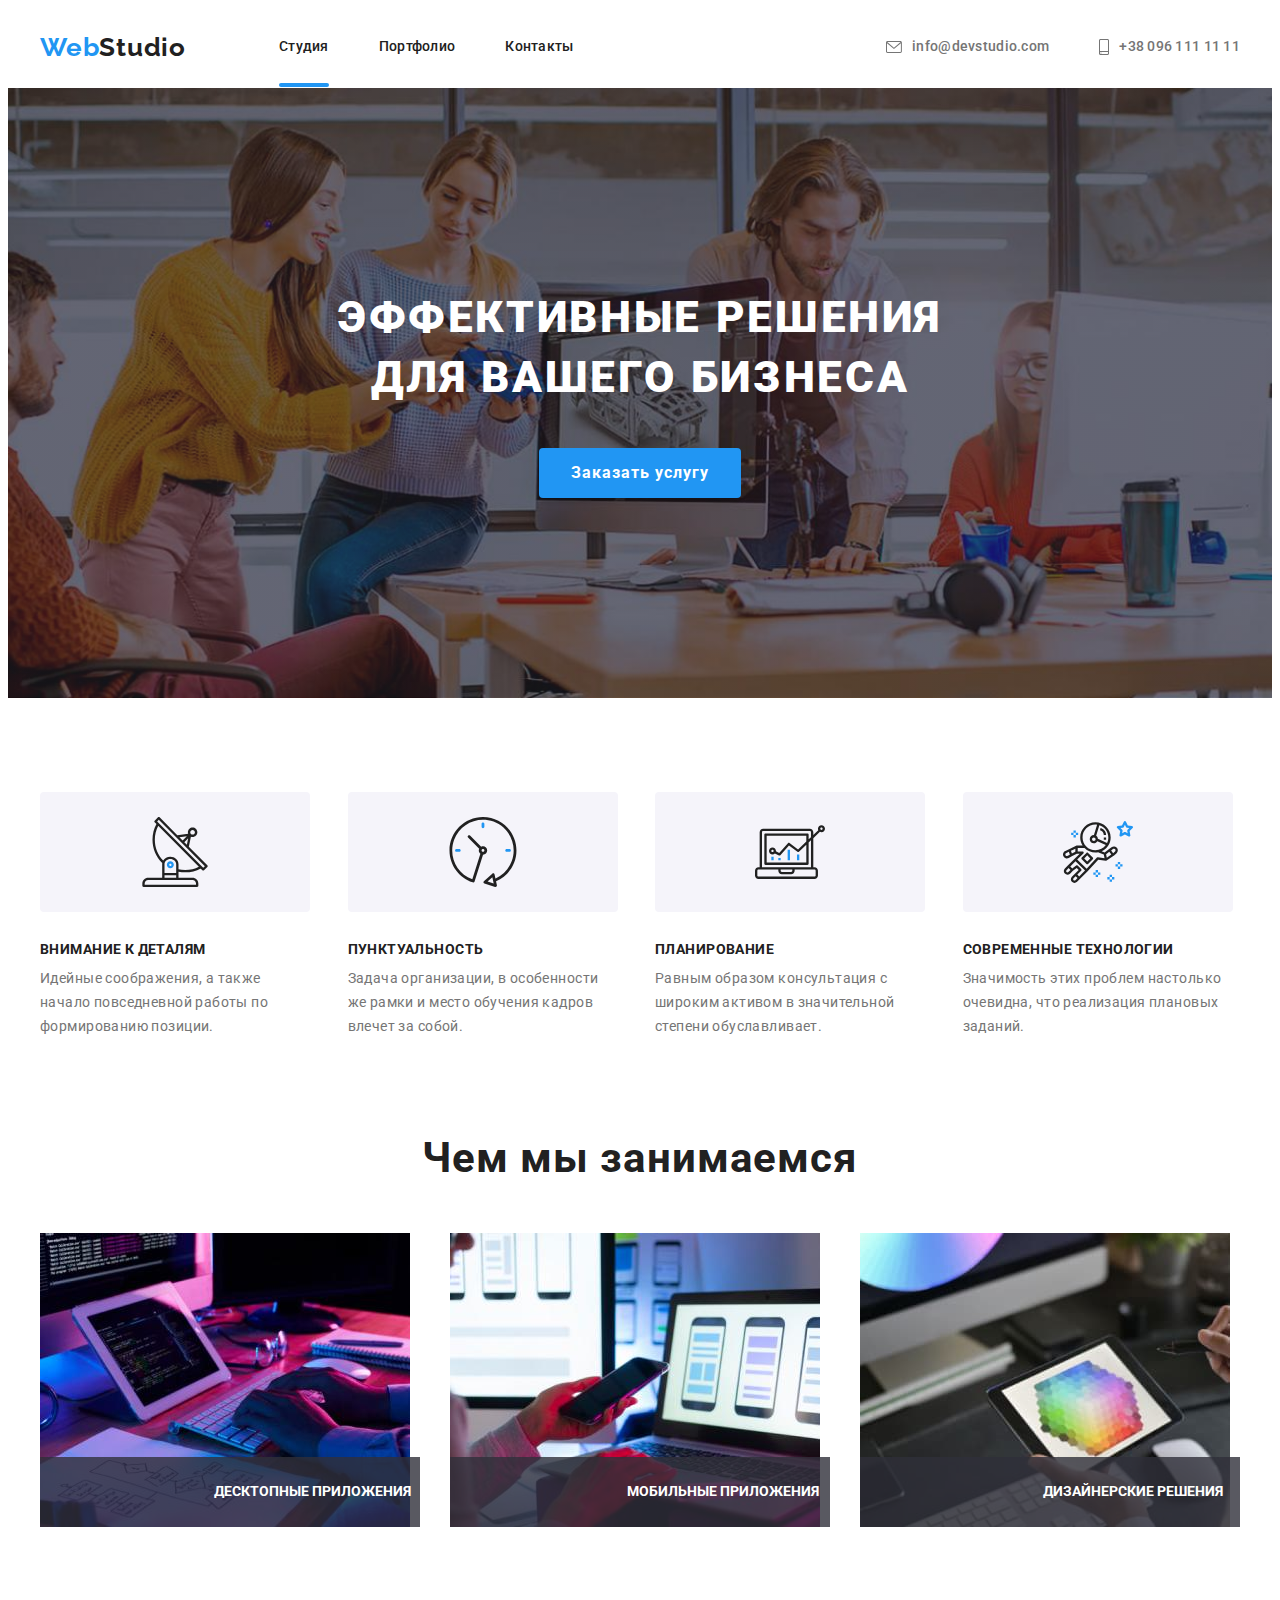
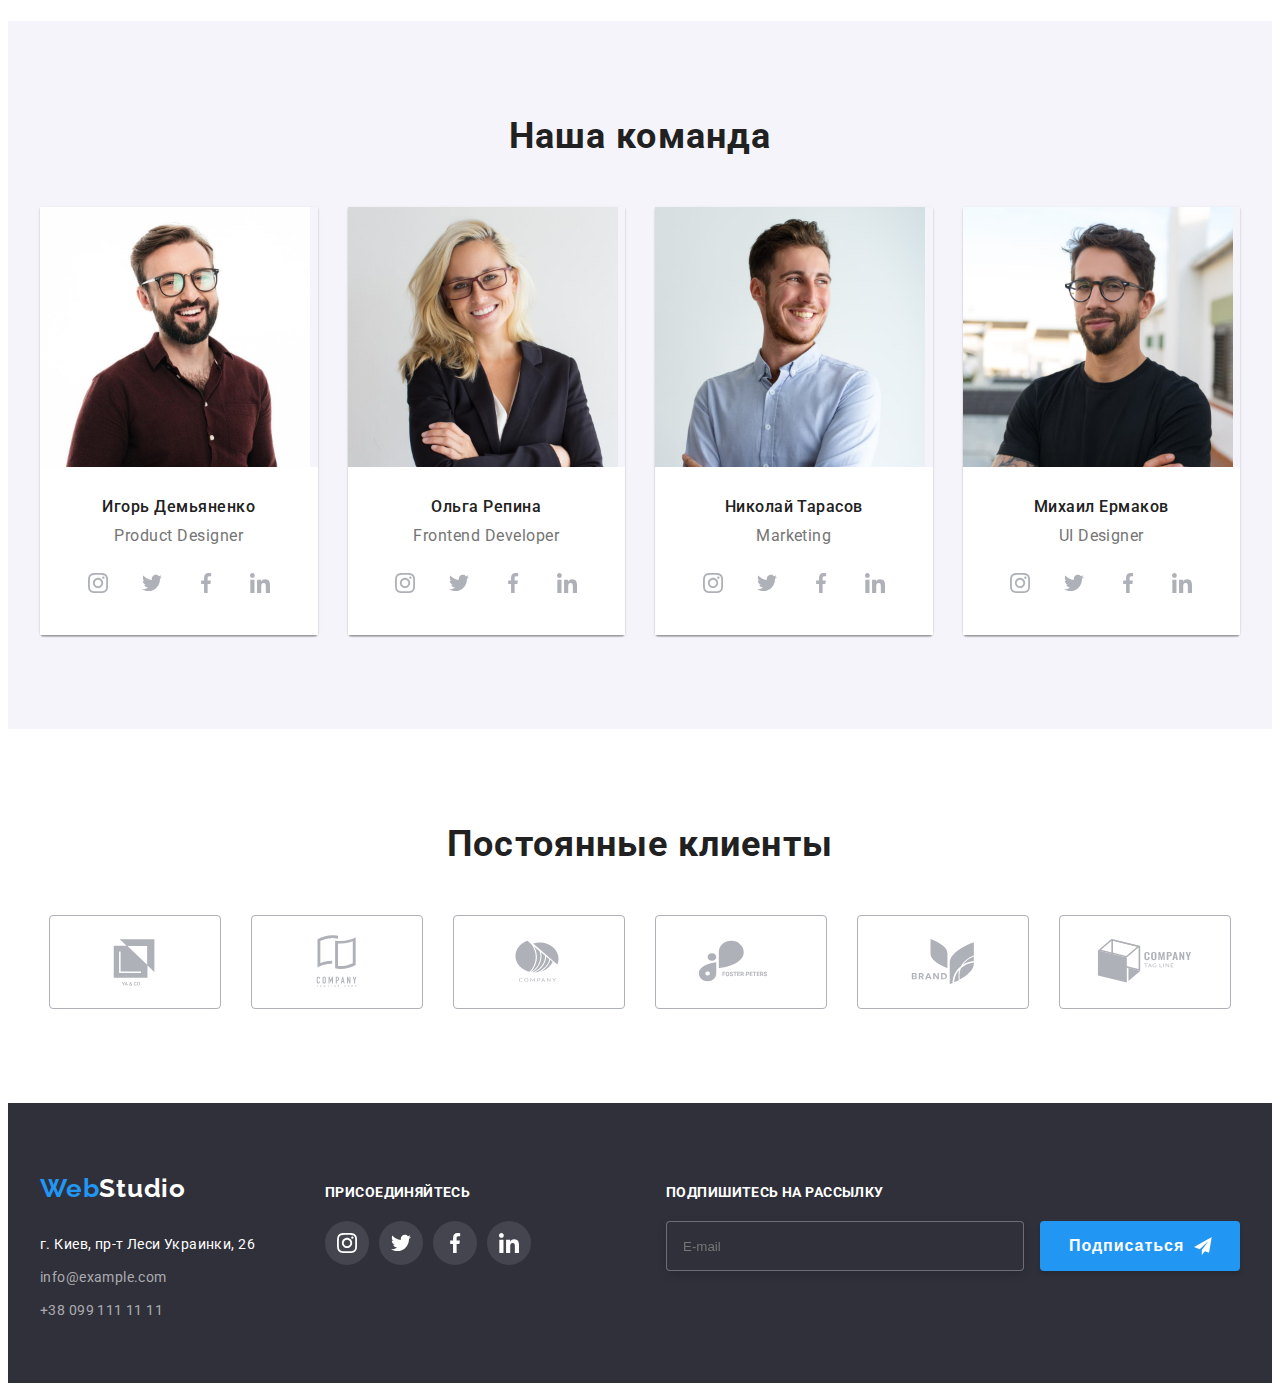
<file: index.html>
<!DOCTYPE html>
<html lang="ru">
  <head>
    <meta charset="UTF-8" />
    <meta http-equiv="X-UA-Compatible" content="IE=edge" />
    <meta name="viewport" content="width=device-width, initial-scale=1.0" />
    <title>WebStudio</title>
    <link rel="preconnect" href="https://fonts.googleapis.com" />
    <link rel="preconnect" href="https://fonts.gstatic.com" crossorigin />
    <link
      href="https://fonts.googleapis.com/css2?family=Raleway:wght@700&family=Roboto:wght@400;500;700;900&display=swap"
      rel="stylesheet"
    />
    <link
      rel="stylesheet"
      href="https://cdnjs.cloudflare.com/ajax/libs/modern-normalize/1.1.0/modern-normalize.min.css"
      integrity="sha512-wpPYUAdjBVSE4KJnH1VR1HeZfpl1ub8YT/NKx4PuQ5NmX2tKuGu6U/JRp5y+Y8XG2tV+wKQpNHVUX03MfMFn9Q=="
      crossorigin="anonymous"
      referrerpolicy="no-referrer"
    />
    <link rel="stylesheet" href="./css/main.min.css" />
  </head>
  <body>
    <header class="header">
      <div class="container header-container">
        <nav class="header-nav">
          <a lang="en" href="index.html" class="header__logo link">
            <span class="web link">Web</span>Studio
          </a>
          <ul class="menu__list list">
            <li class="menu__item">
              <a class="menu__link link current" href="./index.html">Студия</a>
            </li>
            <li class="menu__item">
              <a class="menu__link link" href="./portfolio.html">Портфолио</a>
            </li>
            <li class="menu__item"><a class="menu__link link" href="">Контакты</a></li>
          </ul>
        </nav>
        <div class="header-connect">
          <ul class="nav__adress list">
            <li class="nav__item">
              <a class="header__mail link nav-connect" href="mailto:info@devstudio.com">
                <svg class="icon-mail" width="16" height="12">
                  <use href="./images/mail-tel.svg#icon-mail"></use>
                </svg>
                info@devstudio.com</a
              >
            </li>
            <li class="nav__item">
              <a class="header__tel link nav-connect" href="tel:+380961111111">
                <svg class="icon-mail" width="10" height="16">
                  <use href="./images/mail-tel.svg#icon-tell"></use>
                </svg>
                +38 096 111 11 11</a
              >
            </li>
          </ul>
        </div>
      </div>
    </header>
    <main>
      <section class="hero">
        <div class="container hero-container">
          <h1 class="headlines hero-headlines">
            Эффективные решения <br />
            для вашего бизнеса
          </h1>
          <button class="button-service button-hero" data-modal-open type="button">
            Заказать услугу
          </button>
        </div>
      </section>

      <section class="about">
        <div class="container about-container">
          <ul class="hero-list list about-list">
            <li class="hero-menu about-item">
              <div class="hero-icon-list">
                <svg class="hero-icon-item">
                  <use href="./images/sprite.svg#icon-antenna"></use>
                </svg>
              </div>
              <h3 class="hero-item about-headlines">Внимание к деталям</h3>
              <p class="hero-pages hero-after-title">
                Идейные соображения, а также начало повседневной работы по формированию позиции.
              </p>
            </li>
            <li class="hero-menu about-item">
              <div class="hero-icon-list">
                <svg class="hero-icon-item">
                  <use href="./images/sprite.svg#icon-clock"></use>
                </svg>
              </div>
              <h3 class="hero-item about-headlines">Пунктуальность</h3>
              <p class="hero-pages hero-after-title">
                Задача организации, в особенности же рамки и место обучения кадров влечет за собой.
              </p>
            </li>
            <li class="hero-menu about-item">
              <div class="hero-icon-list">
                <svg class="hero-icon-item">
                  <use href="./images/sprite.svg#icon-diagram"></use>
                </svg>
              </div>
              <h3 class="hero-item about-headlines">Планирование</h3>
              <p class="hero-pages hero-after-title">
                Равным образом консультация с широким активом в значительной степени обуславливает.
              </p>
            </li>
            <li class="hero-menu about-item">
              <div class="hero-icon-list">
                <svg class="hero-icon-item">
                  <use href="./images/sprite.svg#icon-astronaut"></use>
                </svg>
              </div>
              <h3 class="hero-item about-headlines">Современные технологии</h3>
              <p class="hero-pages hero-after-title">
                Значимость этих проблем настолько очевидна, что реализация плановых заданий.
              </p>
            </li>
          </ul>
        </div>
      </section>
      <section class="activity">
        <div class="container activity-container">
          <ul class="activity-list list activity-menu">
            <li class="activity-item about-activity-item">
              <h3 class="activity-headlines">Чем мы занимаемся</h3>
            </li>
          </ul>
          <ul class="photo-list list">
            <li class="activity-photo">
              <div class="activity-photo-wrap">
                <img src="./images/img1.jpg" alt="програмирование" width="370" />
                <p class="activity-text">Десктопные приложения</p>
              </div>
            </li>
            <li class="activity-photo">
              <div class="activity-photo-wrap">
                <img src="./images/img2.jpg" alt="мобильные версии" width="370" />
                <p class="activity-text">Мобильные приложения</p>
              </div>
            </li>
            <li class="activity-photo">
              <div class="activity-photo-wrap">
                <img src="./images/img3.jpg" alt="дизайн" width="370" />
                <p class="activity-text">Дизайнерские решения</p>
              </div>
            </li>
          </ul>
        </div>
      </section>
      <section class="team">
        <div class="container team-container">
          <h2 class="headline-teams about-teams">Наша команда</h2>
          <ul class="teams-list list teams-menu">
            <li class="team-photo">
              <img src="./images/masters-img-1.jpg" alt="Игорь Демьяненко" width="270" />
              <div class="team-photo-description">
                <h3 class="headline-team">Игорь Демьяненко</h3>
                <p class="team-pages" lang="en">Product Designer</p>
                <ul class="team-social social-list list">
                  <li class="team-icon-item">
                    <a href="" class="team-link">
                      <svg class="team-icon-svg" width="20" height="20">
                        <use href="./images/social-link.svg#icon-instagram"></use>
                      </svg>
                    </a>
                  </li>
                  <li class="team-icon-item">
                    <a href="" class="team-link">
                      <svg class="team-icon-svg" width="20" height="20">
                        <use href="./images/social-link.svg#icon-twitter"></use>
                      </svg>
                    </a>
                  </li>
                  <li class="team-icon-item">
                    <a href="" class="team-link">
                      <svg class="team-icon-svg" width="20" height="20">
                        <use href="./images/social-link.svg#icon-facebook"></use>
                      </svg>
                    </a>
                  </li>
                  <li class="team-icon-item">
                    <a href="" class="team-link">
                      <svg class="team-icon-svg" width="20" height="20">
                        <use href="./images/social-link.svg#icon-linkedin"></use>
                      </svg>
                    </a>
                  </li>
                </ul>
              </div>
            </li>
            <li class="team-photo">
              <img src="./images/masters-img-2.jpg" alt="Ольга Репина" width="270" />
              <div class="team-photo-description">
                <h3 class="headline-team">Ольга Репина</h3>
                <p class="team-pages" lang="en">Frontend Developer</p>
                <ul class="team-social social-list list">
                  <li class="team-icon-item">
                    <a href="" class="team-link">
                      <svg class="team-icon-svg" width="20" height="20">
                        <use href="./images/social-link.svg#icon-instagram"></use>
                      </svg>
                    </a>
                  </li>
                  <li class="team-icon-item">
                    <a href="" class="team-link">
                      <svg class="team-icon-svg" width="20" height="20">
                        <use href="./images/social-link.svg#icon-twitter"></use>
                      </svg>
                    </a>
                  </li>
                  <li class="team-icon-item">
                    <a href="" class="team-link">
                      <svg class="team-icon-svg" width="20" height="20">
                        <use href="./images/social-link.svg#icon-facebook"></use>
                      </svg>
                    </a>
                  </li>
                  <li class="team-icon-item">
                    <a href="" class="team-link">
                      <svg class="team-icon-svg" width="20" height="20">
                        <use href="./images/social-link.svg#icon-linkedin"></use>
                      </svg>
                    </a>
                  </li>
                </ul>
              </div>
            </li>
            <li class="team-photo">
              <img src="./images/masters-img-3.jpg" alt="Николай Тарасов" width="270" />
              <div class="team-photo-description">
                <h3 class="headline-team">Николай Тарасов</h3>
                <p class="team-pages" lang="en">Marketing</p>
                <ul class="team-social social-list list">
                  <li class="team-icon-item">
                    <a href="" class="team-link">
                      <svg class="team-icon-svg" width="20" height="20">
                        <use href="./images/social-link.svg#icon-instagram"></use>
                      </svg>
                    </a>
                  </li>
                  <li class="team-icon-item">
                    <a href="" class="team-link">
                      <svg class="team-icon-svg" width="20" height="20">
                        <use href="./images/social-link.svg#icon-twitter"></use>
                      </svg>
                    </a>
                  </li>
                  <li class="team-icon-item">
                    <a href="" class="team-link">
                      <svg class="team-icon-svg" width="20" height="20">
                        <use href="./images/social-link.svg#icon-facebook"></use>
                      </svg>
                    </a>
                  </li>
                  <li class="team-icon-item">
                    <a href="" class="team-link">
                      <svg class="team-icon-svg" width="20" height="20">
                        <use href="./images/social-link.svg#icon-linkedin"></use>
                      </svg>
                    </a>
                  </li>
                </ul>
              </div>
            </li>
            <li class="team-photo">
              <img src="./images/masters-img-4.jpg" alt="Михаил Ермаков" width="270" />
              <div class="team-photo-description">
                <h3 class="headline-team">Михаил Ермаков</h3>
                <p class="team-pages" lang="en">UI Designer</p>
                <ul class="team-social social-list list">
                  <li class="team-icon-item">
                    <a href="" class="team-link">
                      <svg class="team-icon-svg" width="20" height="20">
                        <use href="./images/social-link.svg#icon-instagram"></use>
                      </svg>
                    </a>
                  </li>
                  <li class="team-icon-item">
                    <a href="" class="team-link">
                      <svg class="team-icon-svg" width="20" height="20">
                        <use href="./images/social-link.svg#icon-twitter"></use>
                      </svg>
                    </a>
                  </li>
                  <li class="team-icon-item">
                    <a href="" class="team-link">
                      <svg class="team-icon-svg" width="20" height="20">
                        <use href="./images/social-link.svg#icon-facebook"></use>
                      </svg>
                    </a>
                  </li>
                  <li class="team-icon-item">
                    <a href="" class="team-link">
                      <svg class="team-icon-svg" width="20" height="20">
                        <use href="./images/social-link.svg#icon-linkedin"></use>
                      </svg>
                    </a>
                  </li>
                </ul>
              </div>
            </li>
          </ul>
        </div>
      </section>
      <section class="customers">
        <div class="container">
          <h2 class="headline-customers">Постоянные клиенты</h2>
          <ul class="customer-list list">
            <li class="customer-icon-list">
              <a href="" class="customer-link">
                <svg class="customer-icon-item">
                  <use href="./images/customers.svg#icon-logo1"></use>
                </svg>
              </a>
            </li>
            <li class="customer-icon-list">
              <a href="" class="customer-link">
                <svg class="customer-icon-item">
                  <use href="./images/customers.svg#icon-logo2"></use>
                </svg>
              </a>
            </li>
            <li class="customer-icon-list">
              <a href="" class="customer-link">
                <svg class="customer-icon-item">
                  <use href="./images/customers.svg#icon-logo3"></use>
                </svg>
              </a>
            </li>
            <li class="customer-icon-list">
              <a href="" class="customer-link">
                <svg class="customer-icon-item">
                  <use href="./images/customers.svg#icon-logo4"></use>
                </svg>
              </a>
            </li>
            <li class="customer-icon-list">
              <a href="" class="customer-link">
                <svg class="customer-icon-item">
                  <use href="./images/customers.svg#icon-logo5"></use>
                </svg>
              </a>
            </li>
            <li class="customer-icon-list">
              <a href="" class="customer-link">
                <svg class="customer-icon-item">
                  <use href="./images/customers.svg#icon-logo6"></use>
                </svg>
              </a>
            </li>
          </ul>
        </div>
      </section>
    </main>

    <footer class="footer">
      <div class="container footer-container">
        <div class="address-footer">
          <a lang="en" href="index.html" class="logo__footer link">
            <span class="web link">Web</span>Studio
          </a>
          <address class="footer-adress">
            <ul class="footer__list list">
              <li class="footer__item">
                <a
                  class="footer-item__link link"
                  href="https://goo.gl/maps/RkRpiGDQGRwnNrZ36"
                  target="_blank"
                  rel="noopener noreferrer"
                >
                  г. Киев, пр-т Леси Украинки, 26
                </a>
              </li>
              <li class="footer__item">
                <a class="footer__link link" href="mailto:info@example.com"> info@example.com </a>
              </li>
              <li class="footer__item">
                <a class="footer__link link" href="tel:+380991111111"> +38 099 111 11 11 </a>
              </li>
            </ul>
          </address>
        </div>

        <div class="social-footer">
          <h2 class="footer-title">присоединяйтесь</h2>
          <ul class="footer-icon__list list">
            <li class="footer-icon__item">
              <a href="" class="footer-icon__link">
                <svg class="footer-icon-svg" width="20" height="20">
                  <use href="./images/social-link.svg#icon-instagram"></use>
                </svg>
              </a>
            </li>
            <li class="footer-icon__item">
              <a href="" class="footer-icon__link">
                <svg class="footer-icon-svg" width="20" height="20">
                  <use href="./images/social-link.svg#icon-twitter"></use>
                </svg>
              </a>
            </li>
            <li class="footer-icon__item">
              <a href="" class="footer-icon__link">
                <svg class="footer-icon-svg" width="20" height="20">
                  <use href="./images/social-link.svg#icon-facebook"></use>
                </svg>
              </a>
            </li>
            <li class="footer-icon__item">
              <a href="" class="footer-icon__link">
                <svg class="footer-icon-svg" width="20" height="20">
                  <use href="./images/social-link.svg#icon-linkedin"></use>
                </svg>
              </a>
            </li>
          </ul>
        </div>

        <div class="subscribe">
          <form action="#" class="subscribe-form">
            <p class="subscribe-form-pages">Подпишитесь на рассылку</p>
            <input
              type="email"
              class="modal-form__mail"
              name="user-email"
              placeholder="E-mail"
              pattern="[a-z0-9._%+-]+@[a-z0-9.-]+\.[a-z]{2,4}$"
              title="mail@mail.com"
            />

            <button type="submit" class="subscribe-form__button">
              Подписаться
              <svg class="submit-icon" width="24" height="24">
                <use href="./images/sprite.svg#icon-telegram"></use>
              </svg>
            </button>
          </form>
        </div>
      </div>
    </footer>
    <div class="backdrop is-hidden" data-modal>
      <div class="modal">
        <button type="button" class="modal-btn" data-modal-close>
          <svg class="modal-close-icon" width="11" height="11">
            <use href="./images/sprite.svg#icon-close"></use>
          </svg>
        </button>
        <form action="#" class="modal-form">
          <p class="modal-form-head">Оставьте свои данные, мы вам перезвоним</p>
          <label class="modal-form-field"
            >Имя
            <span class="modal-form-wrapper">
              <input
                type="text"
                class="modal-form-input"
                name="user-name"
                minlength="2"
                pattern="[a-zA-Zа-яёА-ЯЁ]+"
                title="Имя должно содержать символы кириллицы или латиницы"
                required
              />
              <svg class="modal-form-icon" width="12" height="12">
                <use href="./images/sprite.svg#icon-form-user"></use>
              </svg>
            </span>
          </label>

          <label class="modal-form-field"
            >Телефон
            <span class="modal-form-wrapper">
              <input
                type="tel"
                class="modal-form-input"
                name="user-tel"
                pattern="[0-9]{3}-[0-9]{3}-[0-9]{2}-[0-9]{2}"
                title="099-999-99-99"
                required
              />
              <svg class="modal-form-icon" width="13" height="13">
                <use href="./images/sprite.svg#icon-form-tel"></use>
              </svg>
            </span>
          </label>

          <label class="modal-form-field"
            >Почта
            <span class="modal-form-wrapper">
              <input
                type="email"
                class="modal-form-input"
                name="user-email"
                pattern="[a-z0-9._%+-]+@[a-z0-9.-]+\.[a-z]{2,4}$"
                title="mail@mail.com"
                required
              />

              <svg class="modal-form-icon" width="15" height="12">
                <use href="./images/sprite.svg#icon-form-mail"></use>
              </svg>
            </span>
          </label>

          <label class="modal-form-field"
            >Комментарий
            <textarea
              class="modal-form-message"
              name="user-message"
              placeholder="Введите текст"
            ></textarea>
          </label>
          <input type="checkbox" id="accept-policy" class="modal-form-checkbox visually-hidden" />
          <label for="accept-policy" class="modal-form-check-box-label"
            >Соглашаюсь с рассылкой и принимаю&nbsp;
            <a class="modal-form-chekbox-link" href="./index.html">Условия договора</a></label
          >

          <button class="modal-form-button" type="submit">Отправить</button>
        </form>
      </div>
    </div>
    <script src="./js/modal.js"></script>
  </body>
</html>
</file>
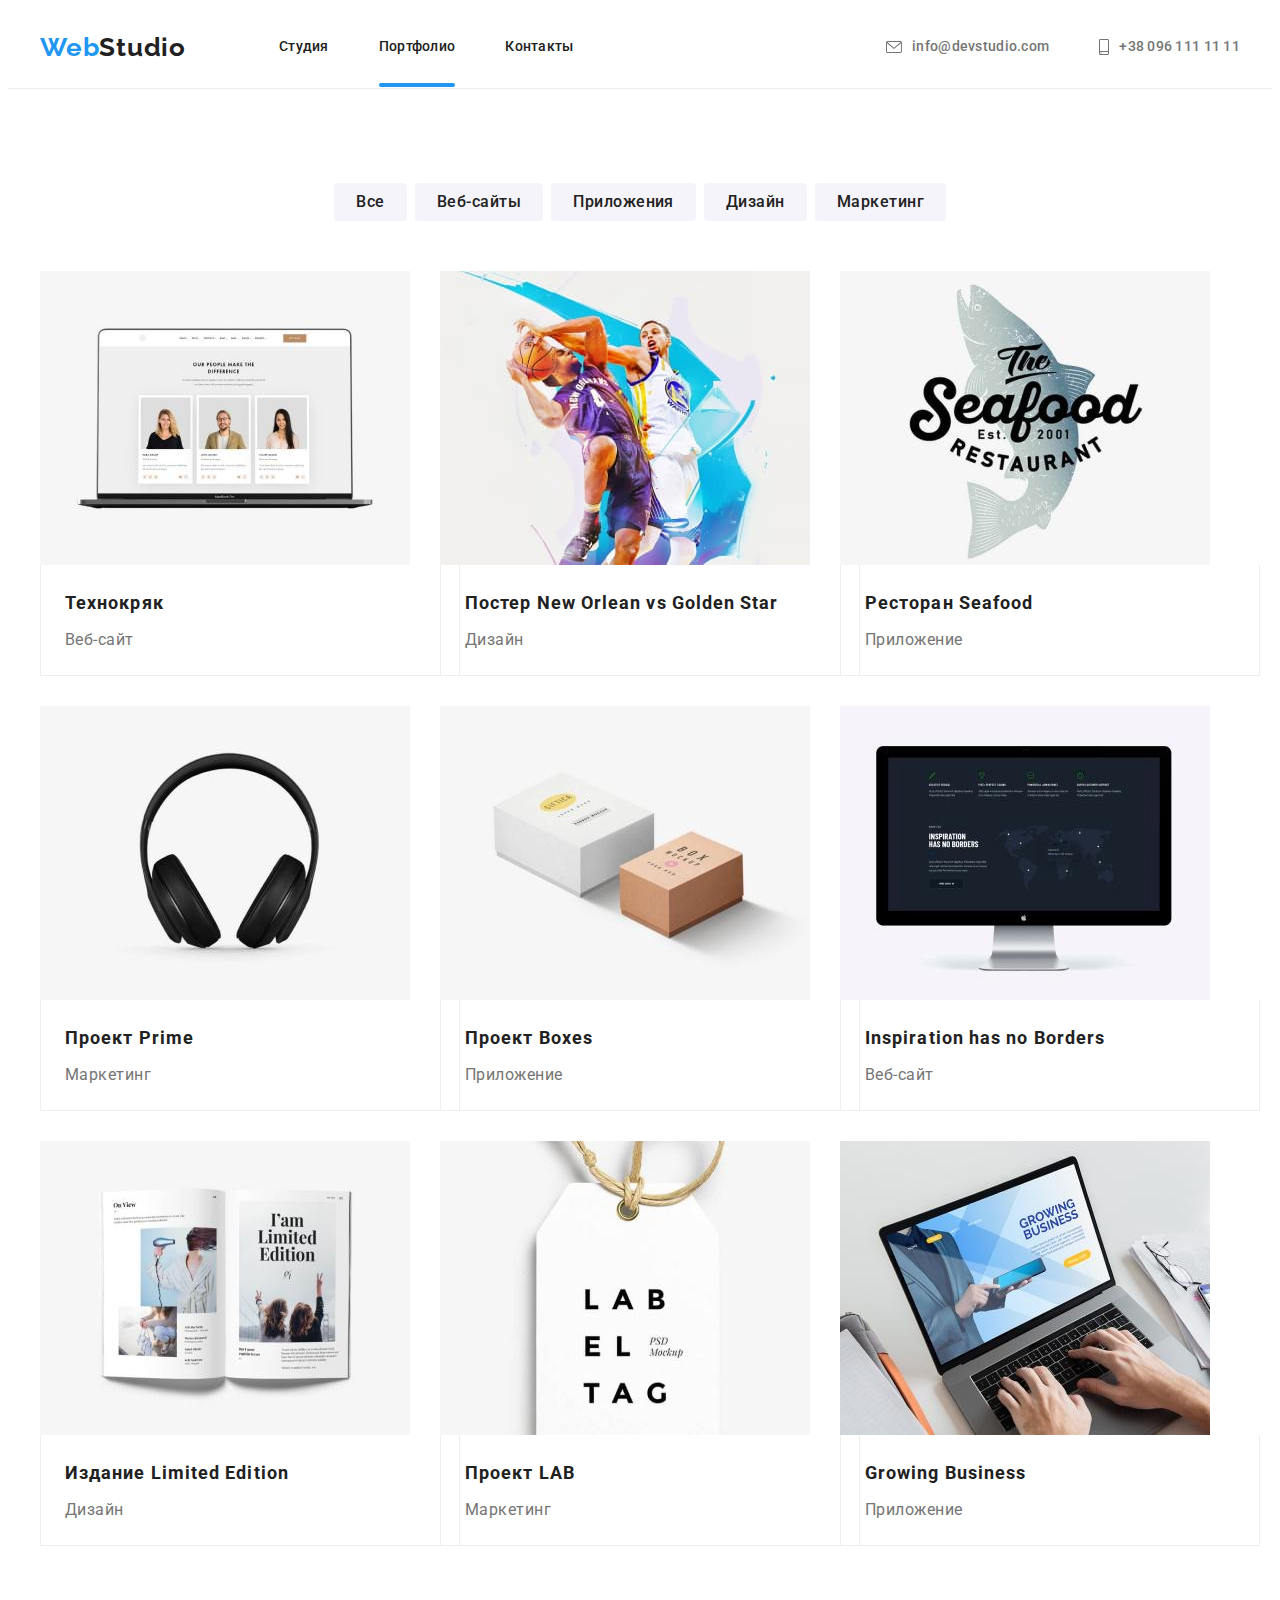
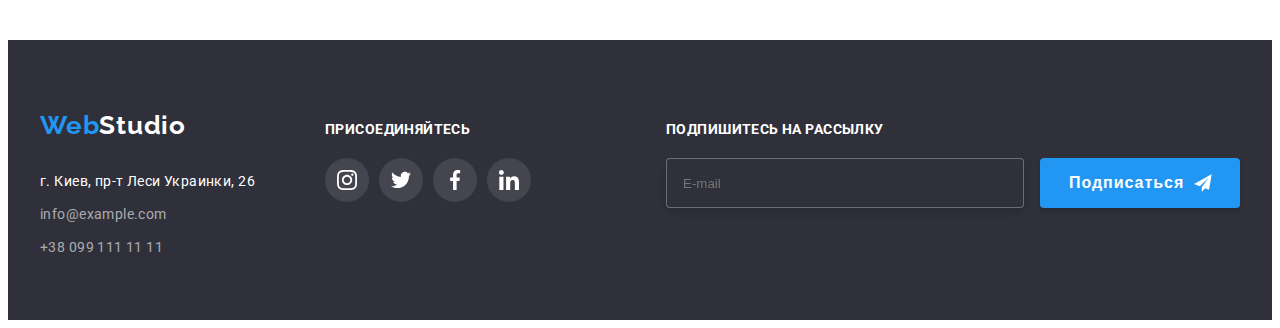
<file: portfolio.html>
<!DOCTYPE html>
<html lang="ru">
  <head>
    <meta charset="UTF-8" />
    <meta http-equiv="X-UA-Compatible" content="IE=edge" />
    <meta name="viewport" content="width=device-width, initial-scale=1.0" />
    <title>WebStudio</title>
    <link rel="preconnect" href="https://fonts.googleapis.com" />
    <link rel="preconnect" href="https://fonts.gstatic.com" crossorigin />
    <link
      href="https://fonts.googleapis.com/css2?family=Raleway:wght@700&family=Roboto:wght@400;500;700;900&display=swap"
      rel="stylesheet"
    />
    <link
      rel="stylesheet"
      href="https://cdnjs.cloudflare.com/ajax/libs/modern-normalize/1.1.0/modern-normalize.min.css"
      integrity="sha512-wpPYUAdjBVSE4KJnH1VR1HeZfpl1ub8YT/NKx4PuQ5NmX2tKuGu6U/JRp5y+Y8XG2tV+wKQpNHVUX03MfMFn9Q=="
      crossorigin="anonymous"
      referrerpolicy="no-referrer"
    />
    <link rel="stylesheet" href="./css/main.min.css" />
  </head>
  <body>
    <header class="header header-line">
      <div class="container header-container">
        <nav class="header-nav">
          <a lang="en" href="index.html" class="header__logo link">
            <span class="web link">Web</span>Studio
          </a>
          <ul class="list menu__list">
            <li class="menu__item"><a class="menu__link link" href="./index.html">Студия</a></li>
            <li class="menu__item">
              <a class="menu__link link current" href="./portfolio.html">Портфолио</a>
            </li>
            <li class="menu__item"><a class="menu__link link" href="">Контакты</a></li>
          </ul>
        </nav>
        <div class="header-connect">
          <ul class="list nav__adress">
            <li class="nav__item">
              <a class="header__mail link nav-connect" href="mailto:info@devstudio.com">
                <svg class="icon-mail" width="16" height="12">
                  <use href="./images/mail-tel.svg#icon-mail"></use>
                </svg>
                info@devstudio.com</a
              >
            </li>
            <li class="nav__item">
              <a class="header__tel link nav-connect" href="tel:+380961111111">
                <svg class="icon-mail" width="10" height="16">
                  <use href="./images/mail-tel.svg#icon-tell"></use>
                </svg>
                +38 096 111 11 11</a
              >
            </li>
          </ul>
        </div>
      </div>
    </header>
    <main>
      <section class="buttons">
        <div class="container">
          <ul class="buttons-menu buttons-container list">
            <li class="button-item">
              <button class="button-chapter" type="button">Все</button>
            </li>
            <li class="button-item">
              <button class="button-chapter" type="button">Веб-сайты</button>
            </li>
            <li class="button-item">
              <button class="button-chapter" type="button">Приложения</button>
            </li>
            <li class="button-item">
              <button class="button-chapter" type="button">Дизайн</button>
            </li>
            <li class="button-item">
              <button class="button-chapter" type="button">Маркетинг</button>
            </li>
          </ul>
          <ul class="photo-menu list">
            <li class="photo-item">
              <div class="photo-item-wrap">
                <a href="" class="photo-focus link">
                <img src="./images/portfolio/techno-crack.jpg" alt="техно-кряк" width="370" />
                <p class="photo-text">
                  Технокряк это современная площадка распространения коронавируса. Компании
                  используют эту платформу для цифрового шпионажа и атак на защищённые сервера
                  конкурентов.
                </p>
              </div>
                <div class="photo-description">
                  <h3 class="photo-headline">Технокряк</h3>
                  <p class="photo-pages">Веб-сайт</p>
                </div>
              </a>
            </li>
            <li class="photo-item">
              <a href="" class="photo-focus link">
                <img src="./images/portfolio/bascketbal.jpg" alt="Баскетбол" width="370" />
                <div class="photo-description">
                  <h3 class="photo-headline">
                    Постер <span lang="en">New Orlean vs Golden Star</span>
                  </h3>
                  <p class="photo-pages">Дизайн</p>
                </div>
              </a>
            </li>
            <li class="photo-item">
              <a href="" class="photo-focus link">
                <img src="./images/portfolio/seafood.jpg" alt="Ресторан" width="370" />
                <div class="photo-description">
                  <h3 class="photo-headline">Ресторан <span lang="en">Seafood</span></h3>
                  <p class="photo-pages">Приложение</p>
                </div>
              </a>
            </li>
            <li class="photo-item">
              <a href="" class="photo-focus link">
                <img src="./images/portfolio/prime.jpg" alt="Наушники" width="370" />
                <div class="photo-description">
                  <h3 class="photo-headline">Проект <span lang="en">Prime</span></h3>
                  <p class="photo-pages">Маркетинг</p>
                </div>
              </a>
            </li>
            <li class="photo-item">
              <a href="" class="photo-focus link">
                <img src="./images/portfolio/boxes.jpg" alt="коробки" width="370" />
                <div class="photo-description">
                  <h3 class="photo-headline">Проект <span lang="en">Boxes</span></h3>
                  <p class="photo-pages">Приложение</p>
                </div>
              </a>
            </li>
            <li class="photo-item">
              <a href="" class="photo-focus link">
                <img src="./images/portfolio/borders.jpg" alt="интерактивная карта" width="370" />
                <div class="photo-description">
                  <h3 lang="en" class="photo-headline">Inspiration has no Borders</h3>
                  <p class="photo-pages">Веб-сайт</p>
                </div>
              </a>
            </li>
            <li class="photo-item">
              <a href="" class="photo-focus link">
                <img src="./images/portfolio/limited-edition.jpg" alt="издание" width="370" />
                <div class="photo-description">
                  <h3 class="photo-headline">Издание <span lang="en">Limited Edition</span></h3>
                  <p class="photo-pages">Дизайн</p>
                </div>
              </a>
            </li>
            <li class="photo-item">
              <a href="" class="photo-focus link">
                <img src="./images/portfolio/lab.jpg" alt="лаборатория" width="370" />
                <div class="photo-description">
                  <h3 class="photo-headline">Проект <span lang="en">LAB</span></h3>
                  <p class="photo-pages">Маркетинг</p>
                </div>
              </a>
            </li>
            <li class="photo-item">
              <a href="" class="photo-focus link">
                <img src="./images/portfolio/business.jpg" alt="бизнес" width="370" />
                <div class="photo-description">
                  <h3 lang="en" class="photo-headline">Growing Business</h3>
                  <p class="photo-pages">Приложение</p>
                </div>
              </a>
            </li>
          </ul>
        </div>
      </section>
    </main>
    <footer class="footer">
      <div class="container footer-container">


          <div class="address-footer">
          <a lang="en" href="index.html" class="logo__footer link">
          <span class="web link">Web</span>Studio
          </a>                  
          <address class="footer-adress">
            <ul class="footer__list list">
              <li class="footer__item">
                <a
                  class="footer-item__link link"
                  href="https://goo.gl/maps/RkRpiGDQGRwnNrZ36"
                  target="_blank"
                  rel="noopener noreferrer"
                >
                  г. Киев, пр-т Леси Украинки, 26
                </a>
              </li>
              <li class="footer__item">
                <a class="footer__link link" href="mailto:info@example.com"> info@example.com </a>
              </li>
              <li class="footer__item">
                <a class="footer__link link" href="tel:+380991111111"> +38 099 111 11 11 </a>
              </li>
            </ul>
          </address>
      </div>



  <div class="social-footer">
      <h2 class="footer-title">присоединяйтесь</h2>
      <ul class="footer-icon__list list">
          <li class="footer-icon__item">
              <a href="" class="footer-icon__link" >
                  <svg class="footer-icon-svg" width="20" height="20">
                      <use href="./images/social-link.svg#icon-instagram">
                      </use>
                  </svg>
              </a>
          </li>
          <li class="footer-icon__item">
              <a href="" class="footer-icon__link" >
                  <svg class="footer-icon-svg" width="20" height="20">
                      <use href="./images/social-link.svg#icon-twitter">
                      </use>
                  </svg>
              </a>
          </li>
          <li class="footer-icon__item">
              <a href="" class="footer-icon__link" >
                  <svg class="footer-icon-svg" width="20" height="20">
                      <use href="./images/social-link.svg#icon-facebook">
                      </use>
                  </svg>
              </a>
          </li>
          <li class="footer-icon__item">
              <a href="" class="footer-icon__link" >
                  <svg class="footer-icon-svg" width="20" height="20">
                      <use href="./images/social-link.svg#icon-linkedin">
                      </use>
                  </svg>
              </a>
          </li>
      </ul>
  </div>

  <div class="subscribe">
      <form action="#" class="subscribe-form">
          <p class="subscribe-form-pages">Подпишитесь на рассылку</p>
              <input type="mail" class="modal-form__mail" name="user-mail" placeholder="E-mail" pattern="[a-z0-9._%+-]+@[a-z0-9.-]+\.[a-z]{2,4}$"
              title="mail@mail.com">

          <button type="submit" class="subscribe-form__button">Подписаться
              <svg class="submit-icon" width="24" height="24">
                  <use href="./images/sprite.svg#icon-telegram">
                  </use>
              </svg>
          </button>
      </form>
  </div>
</div>




  </footer>
  </body>
</html>
</file>
<file: css/main.min.css>
:root{--header-color: #2196F3;--primary-title-color: #ffffff;--second-text-color: #757575;--headlines-text-color: #212121;--footer-text-color: rgba(255, 255, 255, 0.6)}.visually-hidden{position:absolute;width:1px;height:1px;margin:-1px;border:0;padding:0;white-space:nowrap;clip-path:inset(100%);clip:rect(0 0 0 0);overflow:hidden}body{font-family:'Roboto', sans-serif}p,h1,h2,h3,h4,h5,h6{margin:0}ul{margin:0;padding:0}.list{list-style:none}.link{text-decoration:none}img{display:block}.container{width:1200px;padding-left:15px;padding-right:15px;margin:0 auto}.modal-btn{width:30px;height:30px;border:1px solid rgba(0,0,0,0.1);box-sizing:border-box;background-color:#ffffff;border-radius:50%;position:absolute;top:8px;right:8px;display:flex;align-items:center;justify-content:center;cursor:pointer;color:#000000;transition:color 250ms cubic-bezier(0.4, 0, 0.2, 1)}.modal-btn:hover,.modal-btn:focus{color:var(--header-color)}.modal-close-icon{fill:currentColor}.social-list{display:flex;justify-content:center}.modal-form{display:flex;flex-direction:column}.modal-form-head{font-weight:700;font-size:20px;line-height:1.15;text-align:center;letter-spacing:0.03em;margin-bottom:28px;color:#212121}.modal-form-field{margin-bottom:10px;font-weight:400;font-size:12px;line-height:1.17;letter-spacing:0.01em;color:#757575}.modal-form-field:nth-child(5){margin-bottom:0px}.modal-form-wrapper{position:relative;margin-top:4px;display:block;transition:fill 2000ms cubic-bezier(0.4, 0, 0.2, 1)}.modal-form-input{width:100%;height:40px;padding-left:30px;border:1px solid rgba(33,33,33,0.2);border-radius:4px;transition:border-color 250ms cubic-bezier(0.4, 0, 0.2, 1)}.modal-form-input:focus{outline:none;border-color:var(--header-color)}.modal-form-input:focus+.modal-form-icon{fill:var(--header-color)}.modal-form-message{width:100%;height:120px;margin-top:4px;padding:12px 16px;border:1px solid rgba(33,33,33,0.2);box-sizing:border-box;border-radius:4px;resize:none;color:rgba(117,117,117,0.5)}.modal-form-message:focus{outline:none;border-color:var(--header-color)}.modal-form-button{border:none;align-self:center;cursor:pointer;padding:10px 55px;margin-top:30px;font-family:inherit;font-weight:700;font-size:16px;line-height:1.87;align-items:center;text-align:center;letter-spacing:0.06em;color:#ffffff;background:#2196f3;box-shadow:0px 4px 4px rgba(0,0,0,0.15);border-radius:4px}.modal-form-icon{position:absolute;top:50%;left:14px;transform:translateY(-50%);transition:fill 250ms cubic-bezier(0.4, 0, 0.2, 1)}.modal-form-check-box-label{display:flex;margin-top:20px;align-items:center;justify-content:center;font-style:400;font-weight:400;font-size:14px;line-height:1.71;letter-spacing:0.03em;color:#757575}.modal-form-check-box-label::before{content:'';display:block;width:16px;height:15px;border:2px solid #212121;cursor:pointer;border-radius:2px;margin-right:9px}.modal-form-checkbox:checked+.modal-form-check-box-label::before{background-color:#2196f3;border-color:var(--header-color);background-image:url(../images/check.svg);background-size:contain;background-repeat:no-repeat;background-position:center;transition:background-color 250ms cubic-bezier(0.4, 0, 0.2, 1),background-image 250ms cubic-bezier(0.4, 0, 0.2, 1)}.modal-form-checkbox:focus+.modal-form-check-box-label::before{border-color:var(--header-color)}.modal-form-chekbox-link{color:var(--header-color)}.modal{position:absolute;top:50%;left:50%;transform:translate(-50%, -50%);width:528px;min-height:581px;background-color:#ffffff;border-radius:4px;box-shadow:0px 1px 3px rgba(0,0,0,0.12),0px 1px 1px rgba(0,0,0,0.14),0px 2px 1px rgba(0,0,0,0.2);padding:40px}.backdrop{width:100vw;height:100vh;border-radius:4px;position:absolute;background:rgba(0,0,0,0.2);top:0;position:fixed;transition:opacity 500ms linear, visibility 500ms linear}.backdrop.is-hidden{visibility:hidden;opacity:0;pointer-events:none}.team-icon-item{width:44px;height:44px;margin-right:10px}.team-icon-item:last-child{margin-right:0}.team-icon-svg{fill:#afb1b8;transition:fill 250ms cubic-bezier(0.4, 0, 0.2, 1)}.team-link{width:100%;height:100%;background-color:#ffffff;border-radius:50%;display:flex;align-items:center;justify-content:center;transition:background-color 250ms cubic-bezier(0.4, 0, 0.2, 1)}.team-link:focus,.team-link:hover{background-color:#2196f3}.team-link:focus .team-icon-svg,.team-link:hover .team-icon-svg{fill:#ffffff}.web{font-family:Raleway;font-weight:700;font-size:26px;line-height:1.19;letter-spacing:0.03em;color:var(--header-color)}.header{padding-top:24px;padding-bottom:25px}.header-line{border-bottom:1px solid #ececec}.header__logo{margin-right:93px}.header-container{display:flex;align-items:center}.header__logo{font-family:Raleway;font-weight:700;font-size:26px;line-height:1.19;letter-spacing:0.03em;color:var(--headlines-text-color)}.header-connect{margin-left:auto}.header-nav{display:flex;align-items:center}.nav__adress{display:flex}.menu__list{display:flex}.menu__item:not(:last-child){margin-right:50px}.nav__adress .nav__item+.nav__item{margin-left:50px}.icon-mail{margin-right:10px;fill:#757575;transition:fill 250ms cubic-bezier(0.4, 0, 0.2, 1)}.menu__link{font-weight:500;font-size:14px;line-height:1.14;letter-spacing:0.02em;color:var(--headlines-text-color);display:block;position:relative;transition:color 250ms cubic-bezier(0.4, 0, 0.2, 1)}.menu__link:focus,.menu__link:hover{color:var(--header-color)}.menu__link.current::after{content:'';width:100%;height:4px;background:#2196f3;border-radius:2px;position:absolute;left:0;bottom:-32px;display:block}.header-connect{display:flex;align-items:baseline}.header__tel{font-weight:500;font-size:14px;line-height:1.14;letter-spacing:0.02em;color:var(--second-text-color);display:flex;transition:color 250ms cubic-bezier(0.4, 0, 0.2, 1)}.header__tel:focus,.header__tel:hover{color:var(--header-color)}.header__tel:focus .icon-mail,.header__tel:hover .icon-mail{fill:var(--header-color)}.header__mail{display:flex;align-items:center;font-weight:500;font-size:14px;line-height:1.14;letter-spacing:0.02em;color:var(--second-text-color);transition:color 250ms cubic-bezier(0.4, 0, 0.2, 1)}.header__mail:focus,.header__mail:hover{color:var(--header-color)}.header__mail:focus .icon-mail,.header__mail:hover .icon-mail{fill:var(--header-color)}.about{padding-top:94px;padding-bottom:94px}.about-headlines{margin-bottom:10px;width:270px;margin-top:30px}.about-list{display:flex;flex-wrap:wrap;margin-left:-30px}.about-item{flex-basis:calc(100% / 4 - 30px);margin-left:30px}.about-item:nth-child(4n){margin-right:0}.about-item:nth-last-child(-n+4){margin-bottom:0}.hero-icon-list{width:270px;height:120px;background:#f5f4fa;display:flex;border-radius:4px;justify-content:center}.hero-icon-list{flex-basis:calc(100% / 4 - 30px)}.hero-icon-item{width:70px;height:70px;margin:0 auto;display:block;margin-top:25px;margin-bottom:25px}.hero-icon-menu{display:flex;flex-wrap:wrap;margin-left:-30px;padding-bottom:30px}.hero-item{font-weight:700;font-size:14px;line-height:1.14;letter-spacing:0.03em;text-transform:uppercase;color:var(--headlines-text-color)}.hero-pages{font-weight:400;font-size:14px;line-height:1.71;letter-spacing:0.03em;color:var(--second-text-color)}.hero-after-title{width:270px}.nav-item{display:flex}.nav__adress .nav-item+.nav-item{margin-left:50px}.hero{background-color:#2f303a;padding:200px 0;text-align:center;background-image:linear-gradient(rgba(47,48,58,0.4), rgba(47,48,58,0.4)),url(../images/header-bg.jpg);background-repeat:no-repeat;background-size:cover;background-position:center}.headlines{font-weight:900;font-size:44px;line-height:1.36;letter-spacing:0.06em;text-transform:uppercase;color:var(--primary-title-color)}.hero-headlines{margin:0 auto;width:696px;margin-bottom:40px}.button-hero{border:none}.button-service{box-shadow:0px 4px 4px rgba(0,0,0,0.15);border-radius:4px;padding:10px 32px;font-weight:700;font-size:16px;line-height:1.87;letter-spacing:0.06em;color:var(--primary-title-color);background-color:#2196f3;font-family:inherit;cursor:pointer}.activity-text{position:absolute;padding:27px 83px;bottom:0;display:flex;font-weight:700;font-size:14px;line-height:1.14;text-align:center;width:100%;text-transform:uppercase;color:#ffffff;background-color:rgba(47,48,58,0.8);justify-content:center}.activity-photo-wrap{display:flex;position:relative;overflow:hidden}.about-activity-item{text-align:center}.activity{padding-bottom:94px}.activity-headlines{margin-bottom:50px}.photo-list{display:flex;flex-wrap:wrap;margin-left:-30px}.activity-photo{flex-basis:calc(100% / 3 - 30px);margin-left:30px}.activity-item{font-weight:700;font-size:36px;line-height:1.17;letter-spacing:0.03em;color:var(--headlines-text-color)}.team{padding-top:94px;padding-bottom:94px;background-color:#f5f4fa}.about-teams{text-align:center;margin-bottom:50px}.teams-menu{display:flex;flex-wrap:wrap;margin-left:-30px}.team-photo{flex-basis:calc(100% / 4 - 30px);margin-left:30px;box-shadow:0px 1px 3px rgba(0,0,0,0.12),0px 1px 1px rgba(0,0,0,0.14),0px 2px 1px rgba(0,0,0,0.2);border-radius:0px 0px 4px 4px}.team-photo-description{padding-top:30px;padding-bottom:30px;text-align:center;background-color:#ffffff}.team-pages{padding-top:10px;text-align:center;margin-bottom:16px}.headline-teams{font-weight:700;font-size:36px;line-height:1.17;letter-spacing:0.03em;color:var(--headlines-text-color)}.headline-team{font-weight:500;font-size:16px;line-height:1.19;letter-spacing:0.03em;color:var(--headlines-text-color)}.team-pages{font-weight:400;font-size:16px;line-height:1.19;letter-spacing:0.03em;color:var(--second-text-color)}.customers{padding-top:94px;padding-bottom:94px;align-items:center}.customer-icon-list:not(:last-child){margin-right:30px}.customer-link{width:170px;height:92px;display:block;border:1px solid #afb1b8;border-radius:4px;transition:border-color 250ms cubic-bezier(0.4, 0, 0.2, 1)}.customer-link:hover,.customer-link:focus{border-color:#2196f3}.customer-link:hover .customer-icon-item,.customer-link:focus .customer-icon-item{fill:#2196f3}.customer-list{display:flex;justify-content:center;margin-top:50px}.customer-icon-item{width:106px;height:60px;margin:0 auto;margin-top:16px;margin-bottom:16px;margin-left:32px;fill:#afb1b8;transition:fill 250ms cubic-bezier(0.4, 0, 0.2, 1)}.headline-customers{font-weight:700;font-size:36px;line-height:1.17;text-align:center;letter-spacing:0.03em;color:var(--headlines-text-color)}.logo__footer{font-family:Raleway;font-weight:700;font-size:26px;line-height:1.93;letter-spacing:0.03em;color:var(--primary-title-color)}.footer-icon__list{display:flex;justify-content:center}.footer-icon-svg{fill:#ffffff}.footer{padding:60px 0;background-color:#2f303a}.footer-adress{margin-top:20px}.footer__list .footer__item+.footer__item{margin-top:9px}.footer-title{font-style:normal;font-weight:700;font-size:14px;line-height:1.14;letter-spacing:0.03em;text-transform:uppercase;color:#ffffff;margin-bottom:20px}.footer__link{font-weight:400;font-size:14px;line-height:1.71;letter-spacing:0.03em;color:var(--footer-text-color);transition:color 250ms cubic-bezier(0.4, 0, 0.2, 1)}.footer__link:hover,.footer__link:focus{color:var(--primary-title-color)}.footer-item__link{font-weight:400;font-size:14px;line-height:1.71;letter-spacing:0.03em;color:var(--primary-title-color)}.footer__list{font-style:normal}.footer-container{display:flex;align-items:baseline}.footer-icon__link{width:100%;height:100%;background-color:rgba(255,255,255,0.1);border-radius:50%;display:flex;align-items:center;justify-content:center;transition:background 250ms cubic-bezier(0.4, 0, 0.2, 1)}.footer-icon__link:hover,.footer-icon__link:focus{background:#2196f3}.footer-icon__item{width:44px;height:44px}.footer-icon__item:not(:last-child){margin-right:10px}.address-footer{margin-right:70px}.subscribe{margin-left:auto;display:flex}.subscribe-form-pages{margin-bottom:20px;font-weight:700;font-size:14px;line-height:1.14;letter-spacing:0.03em;text-transform:uppercase;color:#ffffff}.modal-form__mail{width:358px;height:50px;padding:15px 16px;margin-right:12px;align-items:center;justify-content:center;color:#ffffff;border:1px solid rgba(255,255,255,0.3);box-sizing:border-box;filter:drop-shadow(0px 4px 4px rgba(0,0,0,0.15));border-radius:4px;background:#2f303a;outline:none}.modal-form__mail:focus{outline:none;border-color:var(--header-color)}.subscribe-form__button{display:inline-flex;border:none;width:200px;height:50px;padding:10px 28px 10px 29px;cursor:pointer;font-weight:700;font-size:16px;line-height:1.87;align-items:center;text-align:center;letter-spacing:0.06em;color:#ffffff;background:#2196f3;box-shadow:0px 4px 4px rgba(0,0,0,0.15);border-radius:4px}.submit-icon{margin-left:10px}.button-item:not(:last-child){margin-right:8px}.buttons-container{display:flex;justify-content:center;margin-bottom:50px}.buttons{padding-top:94px;padding-bottom:94px}.button-chapter{cursor:pointer;font-family:inherit}.button-chapter{padding:6px 22px;min-width:73px;font-weight:500;font-size:16px;line-height:1.62;letter-spacing:0.03em;color:var(--headlines-text-color);background:#f5f4fa;border-radius:4px;border:transparent;transition:background-color 250ms cubic-bezier(0.4, 0, 0.2, 1),box-shadow 250ms cubic-bezier(0.4, 0, 0.2, 1),color 250ms cubic-bezier(0.4, 0, 0.2, 1)}.button-chapter:hover,.button-chapter:focus{background-color:var(--header-color);box-shadow:0px 3px 1px rgba(0,0,0,0.1),0px 1px 2px rgba(0,0,0,0.08),0px 2px 2px rgba(0,0,0,0.12);border-radius:4px;color:var(--primary-title-color)}.photo-headline{font-weight:700;font-size:18px;line-height:2;letter-spacing:0.06em;padding-bottom:4px;color:var(--headlines-text-color)}.photo-pages{font-weight:400;font-size:16px;line-height:1.87;letter-spacing:0.03em;color:var(--second-text-color)}.photo-menu{display:flex;flex-wrap:wrap;margin-left:-30px;margin:0 auto}.photo-item{margin-left:0;margin-right:30px;margin-bottom:30px;flex-basis:calc(100% / 3 - 30px);width:370px;transition:box-shadow 250ms cubic-bezier(0.4, 0, 0.2, 1)}.photo-item:focus,.photo-item:hover{box-shadow:0px 1px 1px rgba(0,0,0,0.12),0px 4px 4px rgba(0,0,0,0.06),1px 4px 6px rgba(0,0,0,0.16);display:block}.photo-item:focus:hover .photo-text,.photo-item:hover:hover .photo-text{transform:translateY(0)}.photo-item:nth-child(3n){margin-right:0}.photo-item:nth-last-child(-n+3){margin-bottom:0}.photo-item-wrap{position:relative;overflow:hidden}.photo-text{position:absolute;top:0;left:0;font-weight:400;font-size:18px;line-height:1.56;letter-spacing:0.03em;color:#ffffff;background-color:rgba(33,150,243,0.9);padding:63px 24px;height:100%;transform:translateY(100%);transition:transform 250ms cubic-bezier(0.4, 0, 0.2, 1)}.photo-description{padding:20px 24px;width:370px;border:1px solid #eeeeee;border-top:0}
/*# sourceMappingURL=main.min.css.map */
</file>
